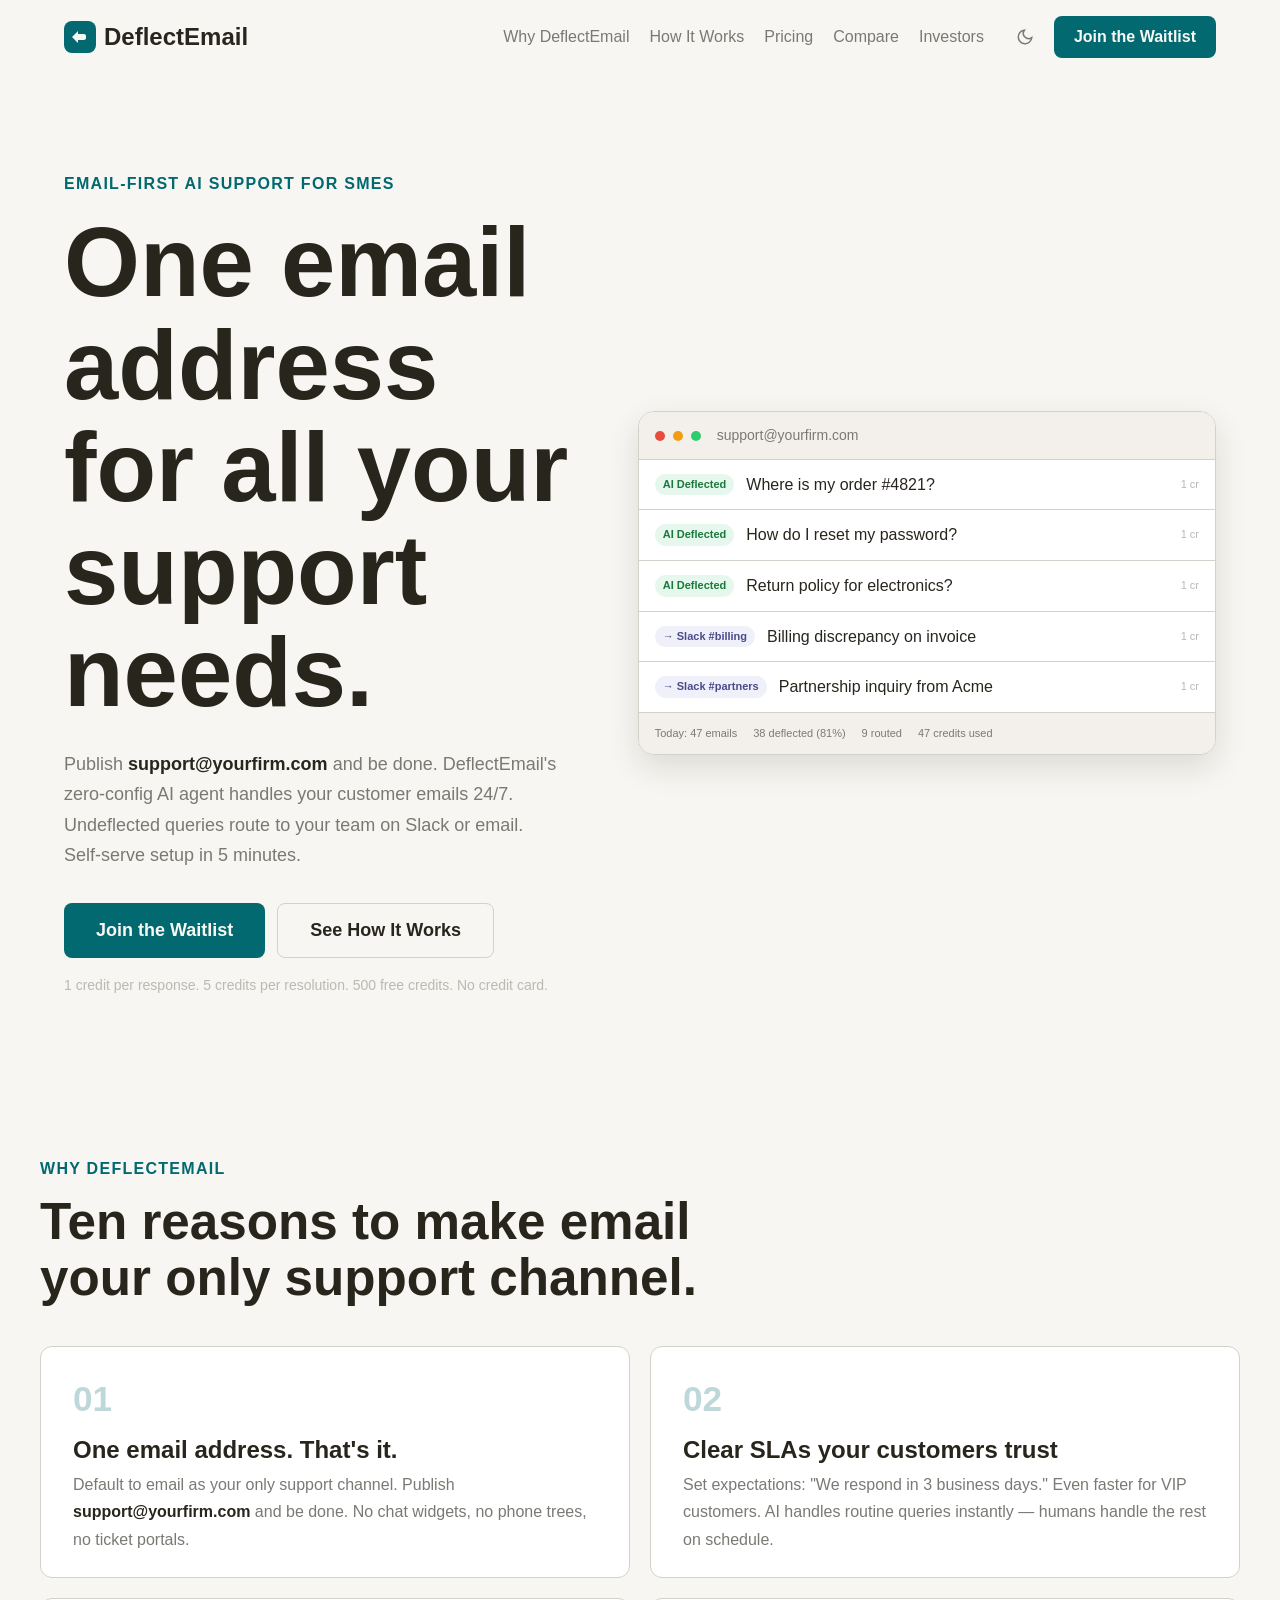
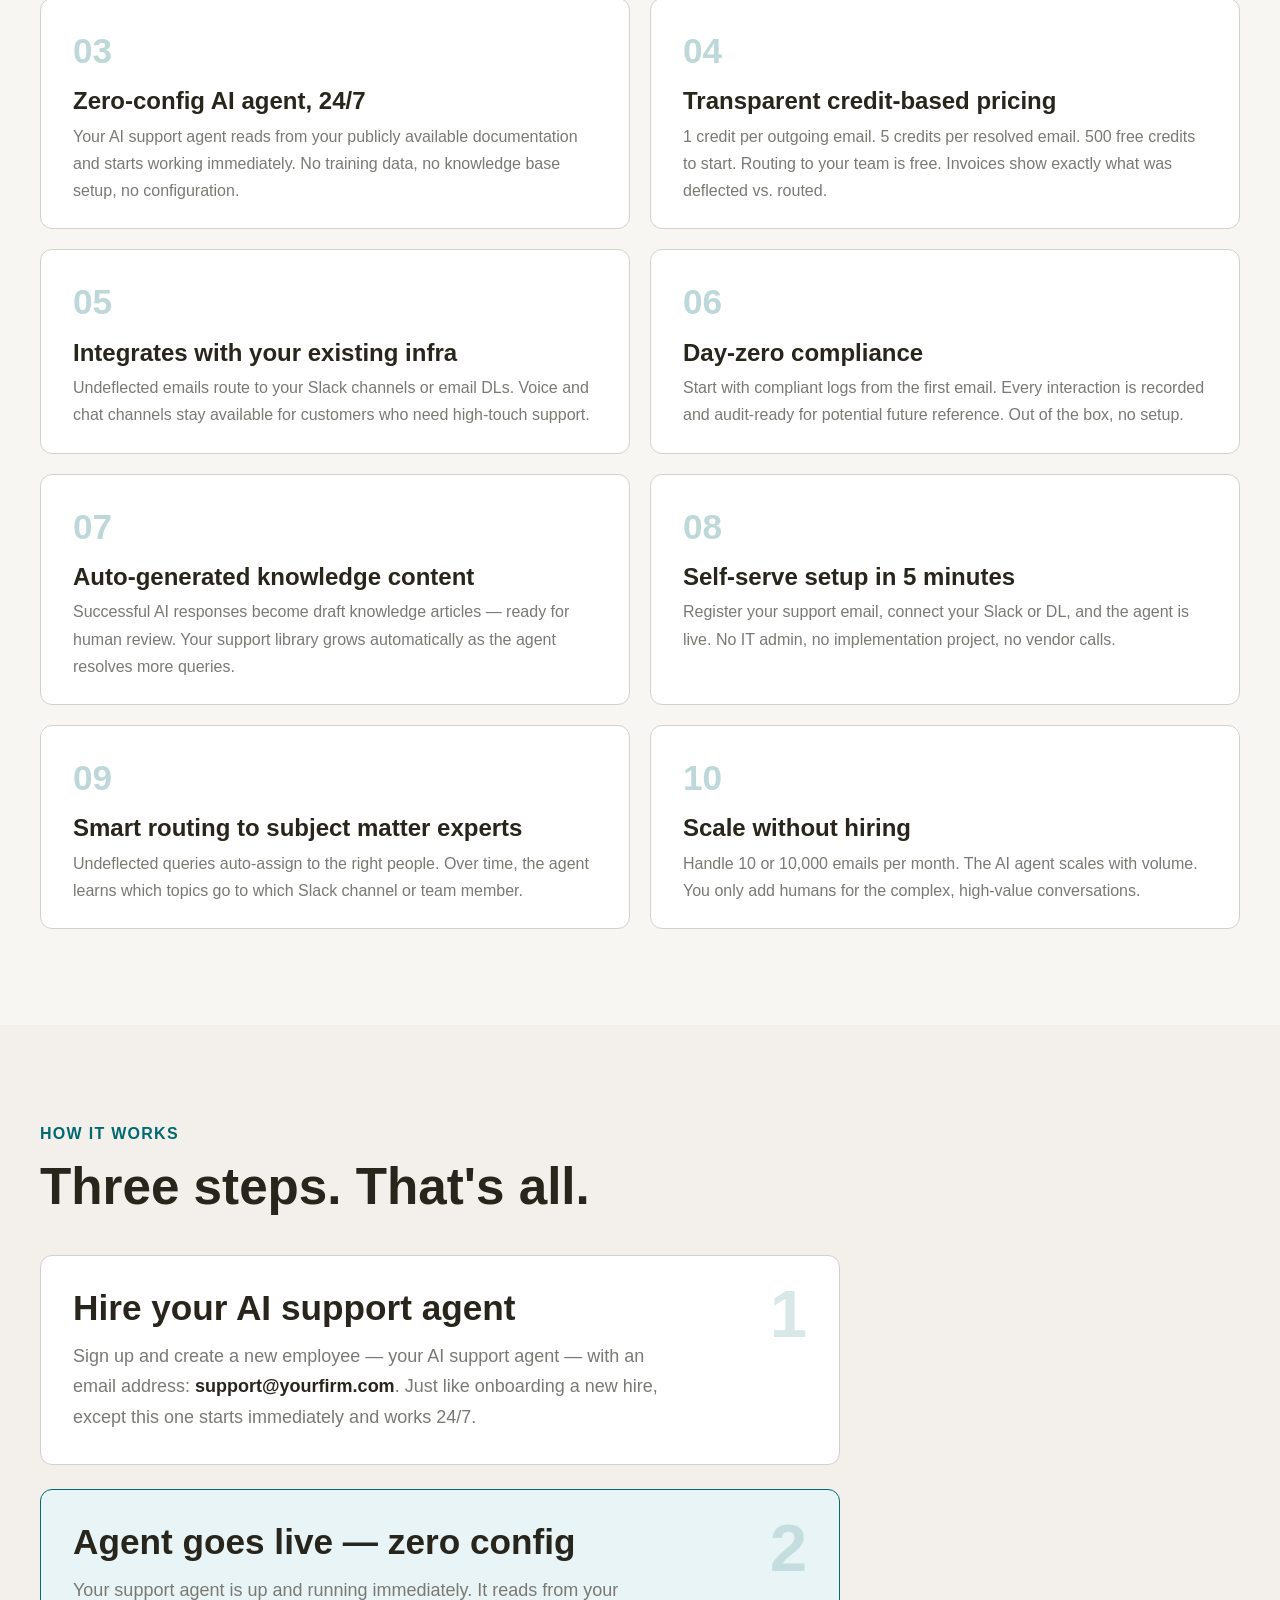
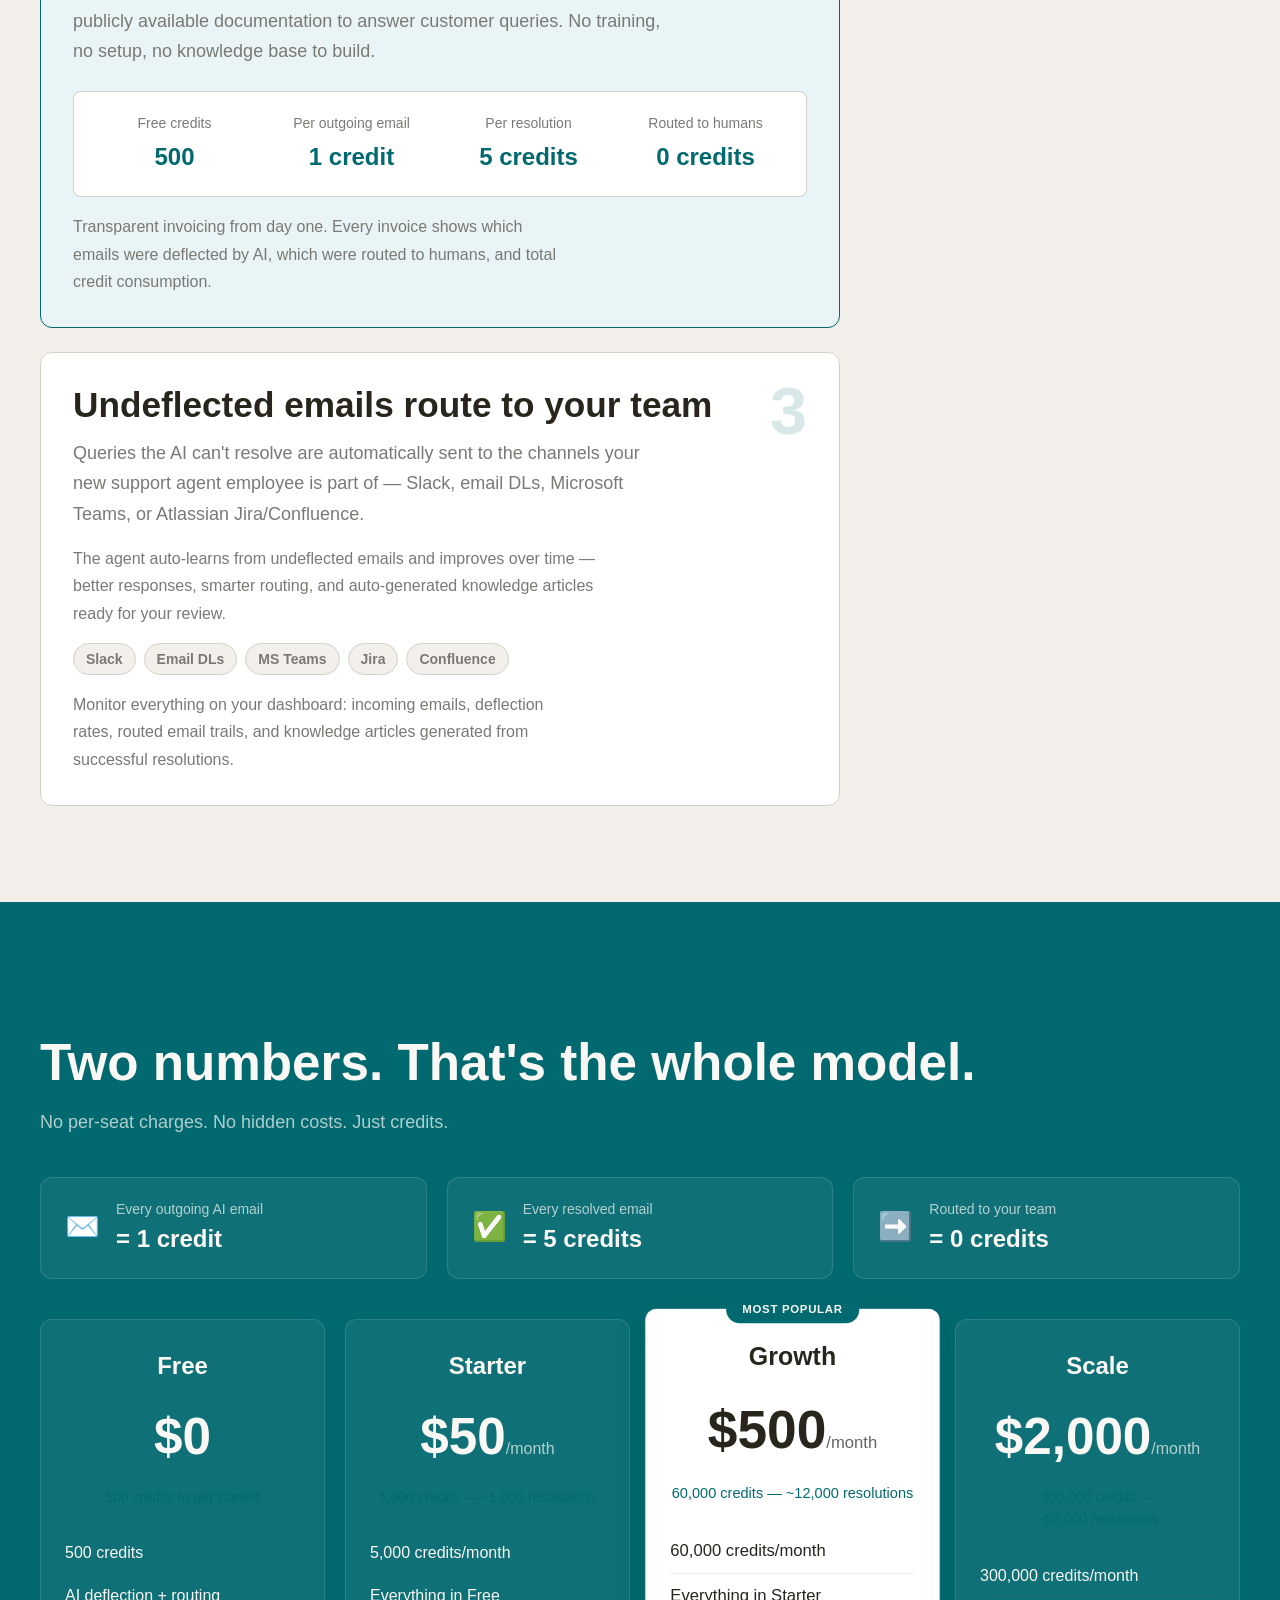
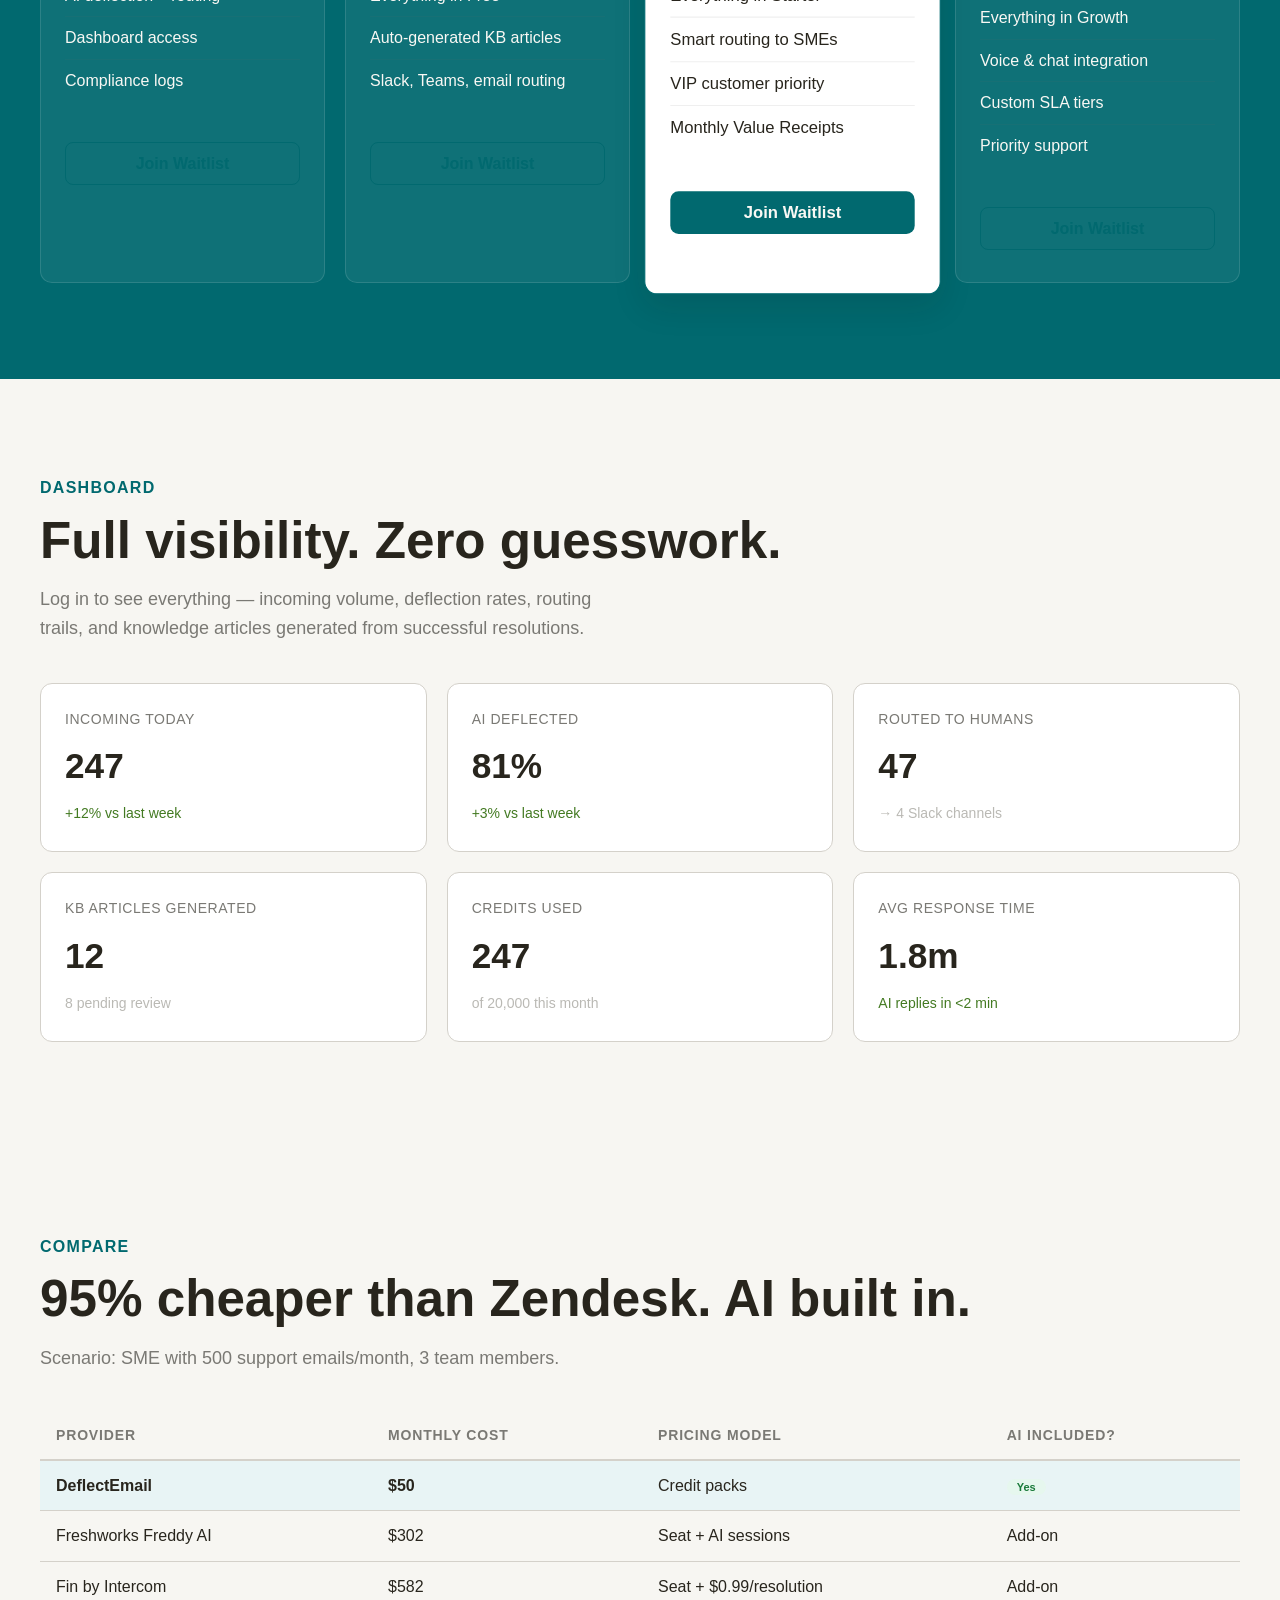
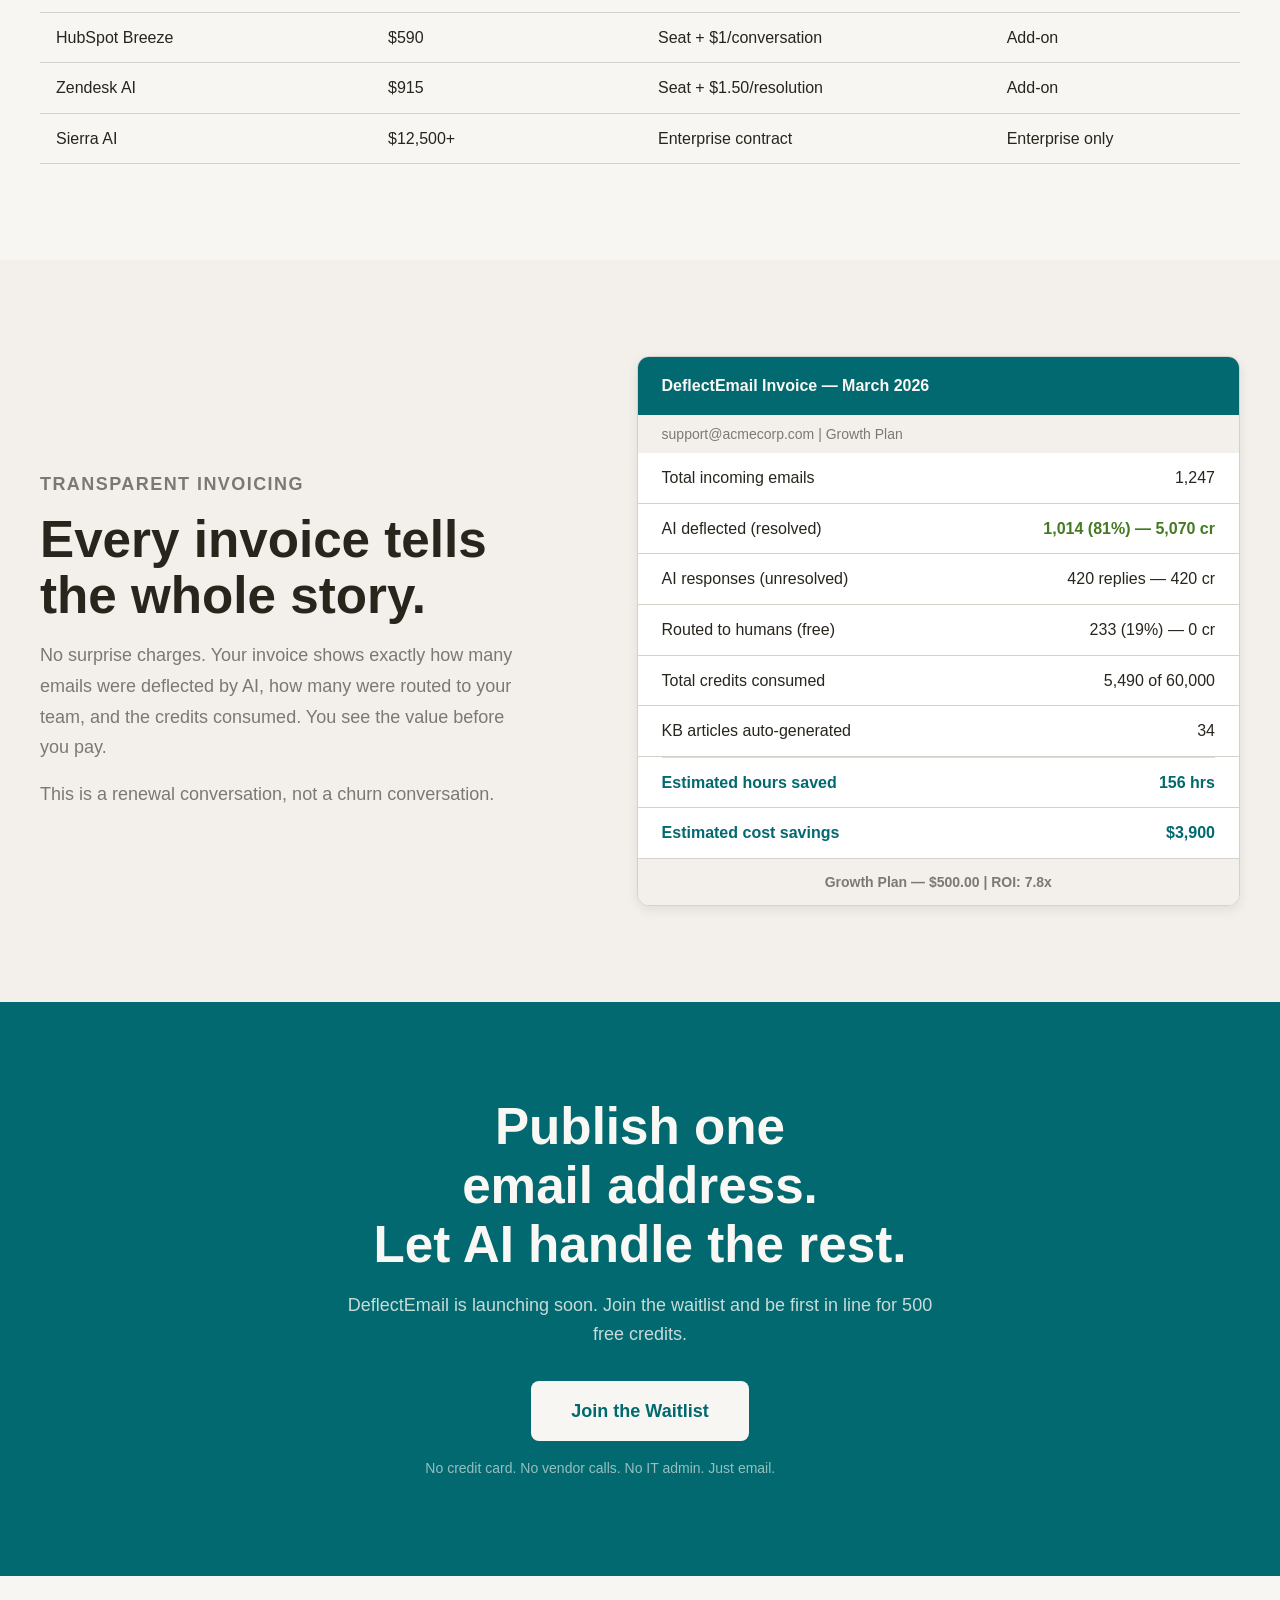
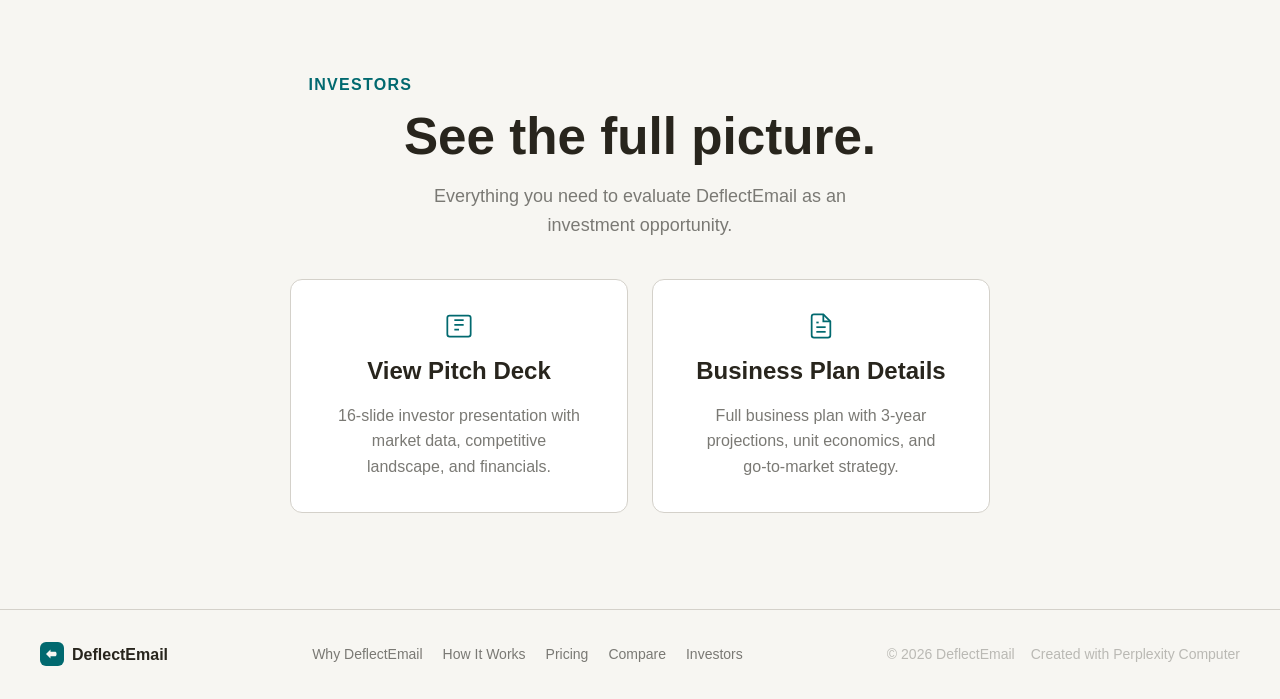
<file: index.html>
<!DOCTYPE html>
<html lang="en">
<head>
   <!-- Google tag (gtag.js) -->
<script async src="https://www.googletagmanager.com/gtag/js?id=AW-18033128221"></script>
<script>
  window.dataLayer = window.dataLayer || [];
  function gtag(){dataLayer.push(arguments);}
  gtag('js', new Date());

  gtag('config', 'AW-18033128221');
</script>
<!--
   ______                            __
  / ____/___  ____ ___  ____  __  __/ /____  _____
 / /   / __ \/ __ `__ \/ __ \/ / / / __/ _ \/ ___/
/ /___/ /_/ / / / / / / /_/ / /_/ / /_/  __/ /
\____/\____/_/ /_/ /_/ .___/\__,_/\__/\___/_/
                    /_/
        Created with Perplexity Computer
        https://www.perplexity.ai/computer
-->
<meta name="generator" content="Perplexity Computer">
<meta name="author" content="Perplexity Computer">
<meta property="og:see_also" content="https://www.perplexity.ai/computer">
<link rel="author" href="https://www.perplexity.ai/computer">

<meta charset="UTF-8">
<meta name="viewport" content="width=device-width, initial-scale=1.0">
<title>DeflectEmail — One Email Address. AI-Powered Support. Done.</title>
<meta name="description" content="Publish one support email address. AI handles the rest 24/7. 1 credit per email. 500 free credits to start. Self-serve setup in 5 minutes.">
<meta property="og:title" content="DeflectEmail — One Email Address. AI-Powered Support. Done.">
<meta property="og:description" content="Publish one support email address. AI handles the rest 24/7. Zero config. Credit-based pricing. Built for SMEs.">
<meta property="og:type" content="website">

<link href="https://api.fontshare.com/v2/css?f[]=cabinet-grotesk@500,700,800&f[]=satoshi@300,400,500,700&display=swap" rel="stylesheet">
<link rel="stylesheet" href="./base.css">
<link rel="stylesheet" href="./style.css">
</head>
<body>

<!-- NAV -->
<header class="nav" id="nav">
  <div class="nav__inner">
    <a href="#" class="nav__logo" aria-label="DeflectEmail home">
      <svg width="32" height="32" viewBox="0 0 32 32" fill="none" aria-hidden="true">
        <rect width="32" height="32" rx="8" fill="currentColor" class="logo-bg"/>
        <path d="M8 16L14 10V13H20C21.1 13 22 13.9 22 15V17C22 18.1 21.1 19 20 19H14V22L8 16Z" fill="var(--color-bg)"/>
      </svg>
      <span>DeflectEmail</span>
    </a>
    <nav class="nav__links" aria-label="Main navigation">
      <a href="#why">Why DeflectEmail</a>
      <a href="#how-it-works">How It Works</a>
      <a href="#pricing">Pricing</a>
      <a href="#compare">Compare</a>
      <a href="#investors">Investors</a>
    </nav>
    <div class="nav__actions">
      <button data-theme-toggle aria-label="Switch to dark mode">
        <svg width="18" height="18" viewBox="0 0 24 24" fill="none" stroke="currentColor" stroke-width="2"><path d="M21 12.79A9 9 0 1 1 11.21 3 7 7 0 0 0 21 12.79z"/></svg>
      </button>
      <a href="https://form.typeform.com/to/Oz22isEP" target="_blank" rel="noopener noreferrer" class="btn btn--primary">Join the Waitlist</a>
    </div>
  </div>
</header>

<!-- HERO -->
<section class="hero">
  <div class="hero__content">
    <p class="hero__tag">Email-first AI support for SMEs</p>
    <h1 class="hero__title">One email address<br>for all your<br>support needs.</h1>
    <p class="hero__sub">Publish <strong>support@yourfirm.com</strong> and be done. DeflectEmail's zero-config AI agent handles your customer emails 24/7. Undeflected queries route to your team on Slack or email. Self-serve setup in 5 minutes.</p>
    <div class="hero__actions">
      <a href="https://form.typeform.com/to/Oz22isEP" target="_blank" rel="noopener noreferrer" class="btn btn--primary btn--lg">Join the Waitlist</a>
      <a href="#how-it-works" class="btn btn--ghost btn--lg">See How It Works</a>
    </div>
    <p class="hero__proof">1 credit per response. 5 credits per resolution. 500 free credits. No credit card.</p>
  </div>
  <div class="hero__visual">
    <div class="inbox-demo">
      <div class="inbox-demo__header">
        <span class="inbox-demo__dot" style="background:#e74c3c"></span>
        <span class="inbox-demo__dot" style="background:#f39c12"></span>
        <span class="inbox-demo__dot" style="background:#2ecc71"></span>
        <span class="inbox-demo__title">support@yourfirm.com</span>
      </div>
      <div class="inbox-demo__row inbox-demo__row--deflected">
        <span class="inbox-demo__badge badge--resolved">AI Deflected</span>
        <span class="inbox-demo__subject">Where is my order #4821?</span>
        <span class="inbox-demo__credits">1 cr</span>
      </div>
      <div class="inbox-demo__row inbox-demo__row--deflected">
        <span class="inbox-demo__badge badge--resolved">AI Deflected</span>
        <span class="inbox-demo__subject">How do I reset my password?</span>
        <span class="inbox-demo__credits">1 cr</span>
      </div>
      <div class="inbox-demo__row inbox-demo__row--deflected">
        <span class="inbox-demo__badge badge--resolved">AI Deflected</span>
        <span class="inbox-demo__subject">Return policy for electronics?</span>
        <span class="inbox-demo__credits">1 cr</span>
      </div>
      <div class="inbox-demo__row">
        <span class="inbox-demo__badge badge--routed">→ Slack #billing</span>
        <span class="inbox-demo__subject">Billing discrepancy on invoice</span>
        <span class="inbox-demo__credits">1 cr</span>
      </div>
      <div class="inbox-demo__row">
        <span class="inbox-demo__badge badge--routed">→ Slack #partners</span>
        <span class="inbox-demo__subject">Partnership inquiry from Acme</span>
        <span class="inbox-demo__credits">1 cr</span>
      </div>
      <div class="inbox-demo__stats">
        <span>Today: 47 emails</span>
        <span>38 deflected (81%)</span>
        <span>9 routed</span>
        <span>47 credits used</span>
      </div>
    </div>
  </div>
</section>

<!-- WHY DEFLECTEMAIL -->
<section class="section" id="why">
  <div class="section__inner">
    <p class="section__eyebrow">Why DeflectEmail</p>
    <h2 class="section__title">Ten reasons to make email your only support channel.</h2>
    <div class="reasons-grid">
      <div class="reason-card">
        <span class="reason-card__num">01</span>
        <h3>One email address. That's it.</h3>
        <p>Default to email as your only support channel. Publish <strong>support@yourfirm.com</strong> and be done. No chat widgets, no phone trees, no ticket portals.</p>
      </div>
      <div class="reason-card">
        <span class="reason-card__num">02</span>
        <h3>Clear SLAs your customers trust</h3>
        <p>Set expectations: "We respond in 3 business days." Even faster for VIP customers. AI handles routine queries instantly — humans handle the rest on schedule.</p>
      </div>
      <div class="reason-card">
        <span class="reason-card__num">03</span>
        <h3>Zero-config AI agent, 24/7</h3>
        <p>Your AI support agent reads from your publicly available documentation and starts working immediately. No training data, no knowledge base setup, no configuration.</p>
      </div>
      <div class="reason-card">
        <span class="reason-card__num">04</span>
        <h3>Transparent credit-based pricing</h3>
<p>1 credit per outgoing email. 5 credits per resolved email. 500 free credits to start. Routing to your team is free. Invoices show exactly what was deflected vs. routed.</p>
      </div>
      <div class="reason-card">
        <span class="reason-card__num">05</span>
        <h3>Integrates with your existing infra</h3>
        <p>Undeflected emails route to your Slack channels or email DLs. Voice and chat channels stay available for customers who need high-touch support.</p>
      </div>
      <div class="reason-card">
        <span class="reason-card__num">06</span>
        <h3>Day-zero compliance</h3>
        <p>Start with compliant logs from the first email. Every interaction is recorded and audit-ready for potential future reference. Out of the box, no setup.</p>
      </div>
      <div class="reason-card">
        <span class="reason-card__num">07</span>
        <h3>Auto-generated knowledge content</h3>
        <p>Successful AI responses become draft knowledge articles — ready for human review. Your support library grows automatically as the agent resolves more queries.</p>
      </div>
      <div class="reason-card">
        <span class="reason-card__num">08</span>
        <h3>Self-serve setup in 5 minutes</h3>
        <p>Register your support email, connect your Slack or DL, and the agent is live. No IT admin, no implementation project, no vendor calls.</p>
      </div>
      <div class="reason-card">
        <span class="reason-card__num">09</span>
        <h3>Smart routing to subject matter experts</h3>
        <p>Undeflected queries auto-assign to the right people. Over time, the agent learns which topics go to which Slack channel or team member.</p>
      </div>
      <div class="reason-card">
        <span class="reason-card__num">10</span>
        <h3>Scale without hiring</h3>
        <p>Handle 10 or 10,000 emails per month. The AI agent scales with volume. You only add humans for the complex, high-value conversations.</p>
      </div>
    </div>
  </div>
</section>

<!-- HOW IT WORKS -->
<section class="section section--alt" id="how-it-works">
  <div class="section__inner">
    <p class="section__eyebrow">How It Works</p>
    <h2 class="section__title">Three steps. That's all.</h2>
    <div class="hiw-grid">

      <div class="hiw-card">
        <span class="hiw-card__num">1</span>
        <h3 class="hiw-card__title">Hire your AI support agent</h3>
        <p class="hiw-card__desc">Sign up and create a new employee — your AI support agent — with an email address: <strong>support@yourfirm.com</strong>. Just like onboarding a new hire, except this one starts immediately and works 24/7.</p>
      </div>

      <div class="hiw-card hiw-card--featured">
        <span class="hiw-card__num">2</span>
        <h3 class="hiw-card__title">Agent goes live — zero config</h3>
        <p class="hiw-card__desc">Your support agent is up and running immediately. It reads from your publicly available documentation to answer customer queries. No training, no setup, no knowledge base to build.</p>
        <div class="hiw-card__details">
          <div class="hiw-detail">
            <span class="hiw-detail__label">Free credits</span>
            <span class="hiw-detail__value">500</span>
          </div>
          <div class="hiw-detail">
            <span class="hiw-detail__label">Per outgoing email</span>
            <span class="hiw-detail__value">1 credit</span>
          </div>
          <div class="hiw-detail">
            <span class="hiw-detail__label">Per resolution</span>
            <span class="hiw-detail__value">5 credits</span>
          </div>
          <div class="hiw-detail">
            <span class="hiw-detail__label">Routed to humans</span>
            <span class="hiw-detail__value">0 credits</span>
          </div>
        </div>
        <p class="hiw-card__sub">Transparent invoicing from day one. Every invoice shows which emails were deflected by AI, which were routed to humans, and total credit consumption.</p>
      </div>

      <div class="hiw-card">
        <span class="hiw-card__num">3</span>
        <h3 class="hiw-card__title">Undeflected emails route to your team</h3>
        <p class="hiw-card__desc">Queries the AI can't resolve are automatically sent to the channels your new support agent employee is part of — Slack, email DLs, Microsoft Teams, or Atlassian Jira/Confluence.</p>
        <p class="hiw-card__sub">The agent auto-learns from undeflected emails and improves over time — better responses, smarter routing, and auto-generated knowledge articles ready for your review.</p>
        <div class="hiw-channels">
          <span class="hiw-channel">Slack</span>
          <span class="hiw-channel">Email DLs</span>
          <span class="hiw-channel">MS Teams</span>
          <span class="hiw-channel">Jira</span>
          <span class="hiw-channel">Confluence</span>
        </div>
        <p class="hiw-card__sub">Monitor everything on your dashboard: incoming emails, deflection rates, routed email trails, and knowledge articles generated from successful resolutions.</p>
      </div>

    </div>
  </div>
</section>

<!-- PRICING -->
<section class="section section--dark" id="pricing">
  <div class="section__inner">
    <p class="section__eyebrow" style="color:var(--color-primary)">Pricing</p>
    <h2 class="section__title" style="color:var(--color-text-inverse)">Two numbers. That's the whole model.</h2>
    <p class="section__subtitle" style="color:var(--color-text-inverse);opacity:0.7;">No per-seat charges. No hidden costs. Just credits.</p>

    <div class="credit-explainer">
      <div class="credit-explainer__card">
        <div class="credit-explainer__icon">✉️</div>
        <div class="credit-explainer__detail">
          <span class="credit-explainer__label">Every outgoing AI email</span>
          <span class="credit-explainer__value">= 1 credit</span>
        </div>
      </div>
      <div class="credit-explainer__card">
        <div class="credit-explainer__icon">✅</div>
        <div class="credit-explainer__detail">
          <span class="credit-explainer__label">Every resolved email</span>
          <span class="credit-explainer__value">= 5 credits</span>
        </div>
      </div>
      <div class="credit-explainer__card">
        <div class="credit-explainer__icon">➡️</div>
        <div class="credit-explainer__detail">
          <span class="credit-explainer__label">Routed to your team</span>
          <span class="credit-explainer__value">= 0 credits</span>
        </div>
      </div>
    </div>

    <div class="pricing-grid">
      <div class="pricing-card">
        <h3 class="pricing-card__name">Free</h3>
        <div class="pricing-card__price"><span class="pricing-card__amount">$0</span></div>
        <p class="pricing-card__hve">500 credits to get started</p>
        <ul class="pricing-card__features" role="list">
          <li>500 credits</li>
          <li>AI deflection + routing</li>
          <li>Dashboard access</li>
          <li>Compliance logs</li>
        </ul>
        <a href="https://form.typeform.com/to/Oz22isEP" target="_blank" rel="noopener noreferrer" class="btn btn--outline">Join Waitlist</a>
      </div>
      <div class="pricing-card">
        <h3 class="pricing-card__name">Starter</h3>
        <div class="pricing-card__price"><span class="pricing-card__amount">$50</span><span class="pricing-card__period">/month</span></div>
        <p class="pricing-card__hve">5,000 credits — ~1,000 resolutions</p>
        <ul class="pricing-card__features" role="list">
          <li>5,000 credits/month</li>
          <li>Everything in Free</li>
          <li>Auto-generated KB articles</li>
          <li>Slack, Teams, email routing</li>
        </ul>
        <a href="https://form.typeform.com/to/Oz22isEP" target="_blank" rel="noopener noreferrer" class="btn btn--outline">Join Waitlist</a>
      </div>
      <div class="pricing-card pricing-card--featured">
        <span class="pricing-card__badge">Most Popular</span>
        <h3 class="pricing-card__name">Growth</h3>
        <div class="pricing-card__price"><span class="pricing-card__amount">$500</span><span class="pricing-card__period">/month</span></div>
        <p class="pricing-card__hve">60,000 credits — ~12,000 resolutions</p>
        <ul class="pricing-card__features" role="list">
          <li>60,000 credits/month</li>
          <li>Everything in Starter</li>
          <li>Smart routing to SMEs</li>
          <li>VIP customer priority</li>
          <li>Monthly Value Receipts</li>
        </ul>
        <a href="https://form.typeform.com/to/Oz22isEP" target="_blank" rel="noopener noreferrer" class="btn btn--primary">Join Waitlist</a>
      </div>
      <div class="pricing-card">
        <h3 class="pricing-card__name">Scale</h3>
        <div class="pricing-card__price"><span class="pricing-card__amount">$2,000</span><span class="pricing-card__period">/month</span></div>
        <p class="pricing-card__hve">300,000 credits — ~60,000 resolutions</p>
        <ul class="pricing-card__features" role="list">
          <li>300,000 credits/month</li>
          <li>Everything in Growth</li>
          <li>Voice & chat integration</li>
          <li>Custom SLA tiers</li>
          <li>Priority support</li>
        </ul>
        <a href="https://form.typeform.com/to/Oz22isEP" target="_blank" rel="noopener noreferrer" class="btn btn--outline">Join Waitlist</a>
      </div>
    </div>
  </div>
</section>

<!-- DASHBOARD PREVIEW -->
<section class="section" id="dashboard">
  <div class="section__inner">
    <p class="section__eyebrow">Dashboard</p>
    <h2 class="section__title">Full visibility. Zero guesswork.</h2>
    <p class="section__subtitle">Log in to see everything — incoming volume, deflection rates, routing trails, and knowledge articles generated from successful resolutions.</p>
    <div class="dashboard-preview">
      <div class="dash-card">
        <span class="dash-card__label">Incoming Today</span>
        <span class="dash-card__value">247</span>
        <span class="dash-card__delta dash-card__delta--up">+12% vs last week</span>
      </div>
      <div class="dash-card">
        <span class="dash-card__label">AI Deflected</span>
        <span class="dash-card__value">81%</span>
        <span class="dash-card__delta dash-card__delta--up">+3% vs last week</span>
      </div>
      <div class="dash-card">
        <span class="dash-card__label">Routed to Humans</span>
        <span class="dash-card__value">47</span>
        <span class="dash-card__delta">→ 4 Slack channels</span>
      </div>
      <div class="dash-card">
        <span class="dash-card__label">KB Articles Generated</span>
        <span class="dash-card__value">12</span>
        <span class="dash-card__delta">8 pending review</span>
      </div>
      <div class="dash-card">
        <span class="dash-card__label">Credits Used</span>
        <span class="dash-card__value">247</span>
        <span class="dash-card__delta">of 20,000 this month</span>
      </div>
      <div class="dash-card">
        <span class="dash-card__label">Avg Response Time</span>
        <span class="dash-card__value">1.8m</span>
        <span class="dash-card__delta dash-card__delta--up">AI replies in &lt;2 min</span>
      </div>
    </div>
  </div>
</section>

<!-- COMPARISON TABLE -->
<section class="section" id="compare">
  <div class="section__inner">
    <p class="section__eyebrow">Compare</p>
    <h2 class="section__title">95% cheaper than Zendesk. AI built in.</h2>
    <p class="section__subtitle">Scenario: SME with 500 support emails/month, 3 team members.</p>
    <div class="compare-table-wrap">
      <table class="compare-table">
        <thead>
          <tr>
            <th>Provider</th>
            <th>Monthly Cost</th>
            <th>Pricing Model</th>
            <th>AI Included?</th>
          </tr>
        </thead>
        <tbody>
          <tr class="compare-table__highlight">
            <td><strong>DeflectEmail</strong></td>
            <td><strong>$50</strong></td>
            <td>Credit packs</td>
            <td><span class="badge badge--yes">Yes</span></td>
          </tr>
          <tr>
            <td>Freshworks Freddy AI</td>
            <td>$302</td>
            <td>Seat + AI sessions</td>
            <td>Add-on</td>
          </tr>
          <tr>
            <td>Fin by Intercom</td>
            <td>$582</td>
            <td>Seat + $0.99/resolution</td>
            <td>Add-on</td>
          </tr>
          <tr>
            <td>HubSpot Breeze</td>
            <td>$590</td>
            <td>Seat + $1/conversation</td>
            <td>Add-on</td>
          </tr>
          <tr>
            <td>Zendesk AI</td>
            <td>$915</td>
            <td>Seat + $1.50/resolution</td>
            <td>Add-on</td>
          </tr>
          <tr>
            <td>Sierra AI</td>
            <td>$12,500+</td>
            <td>Enterprise contract</td>
            <td>Enterprise only</td>
          </tr>
        </tbody>
      </table>
    </div>
  </div>
</section>

<!-- INVOICE PREVIEW -->
<section class="section section--alt" id="invoice">
  <div class="section__inner">
    <div class="receipt-section">
      <div class="receipt-section__text">
        <p class="section__eyebrow">Transparent Invoicing</p>
        <h2 class="section__title">Every invoice tells the whole story.</h2>
        <p>No surprise charges. Your invoice shows exactly how many emails were deflected by AI, how many were routed to your team, and the credits consumed. You see the value before you pay.</p>
        <p style="margin-top:var(--space-4)">This is a renewal conversation, not a churn conversation.</p>
      </div>
      <div class="receipt-card">
        <div class="receipt-card__header">DeflectEmail Invoice — March 2026</div>
        <div class="receipt-card__subheader">support@acmecorp.com | Growth Plan</div>
        <div class="receipt-card__row"><span>Total incoming emails</span><span>1,247</span></div>
        <div class="receipt-card__row"><span>AI deflected (resolved)</span><span class="receipt-card__highlight-text">1,014 (81%) — 5,070 cr</span></div>
        <div class="receipt-card__row"><span>AI responses (unresolved)</span><span>420 replies — 420 cr</span></div>
        <div class="receipt-card__row"><span>Routed to humans (free)</span><span>233 (19%) — 0 cr</span></div>
        <div class="receipt-card__row"><span>Total credits consumed</span><span>5,490 of 60,000</span></div>
        <div class="receipt-card__row"><span>KB articles auto-generated</span><span>34</span></div>
        <div class="receipt-card__divider"></div>
        <div class="receipt-card__row receipt-card__row--highlight"><span>Estimated hours saved</span><span>156 hrs</span></div>
        <div class="receipt-card__row receipt-card__row--highlight"><span>Estimated cost savings</span><span>$3,900</span></div>
        <div class="receipt-card__footer">Growth Plan — $500.00 | ROI: 7.8x</div>
      </div>
    </div>
  </div>
</section>

<!-- CTA / WAITLIST -->
<section class="section section--dark" id="cta">
  <div class="section__inner cta-section">
    <h2 class="cta-section__title">Publish one email address.<br>Let AI handle the rest.</h2>
    <p class="cta-section__sub">DeflectEmail is launching soon. Join the waitlist and be first in line for 500 free credits.</p>
    <a href="https://form.typeform.com/to/Oz22isEP" target="_blank" rel="noopener noreferrer" class="btn btn--primary btn--lg" style="background:var(--color-bg);color:var(--color-primary);font-size:var(--text-base);padding:var(--space-4) var(--space-10);">Join the Waitlist</a>
    <p class="cta-section__note">No credit card. No vendor calls. No IT admin. Just email.</p>
  </div>
</section>

<!-- INVESTORS -->
<section class="section" id="investors">
  <div class="section__inner" style="text-align:center;">
    <p class="section__eyebrow">Investors</p>
    <h2 class="section__title" style="margin-left:auto;margin-right:auto;">See the full picture.</h2>
    <p class="section__subtitle" style="margin-left:auto;margin-right:auto;">Everything you need to evaluate DeflectEmail as an investment opportunity.</p>
    <div class="investor-links">
      <a href="https://app.peony.ink/view/c498a499-eb29-4725-bcf0-47b0633ab264" target="_blank" rel="noopener noreferrer" class="investor-card">
        <span class="investor-card__icon">
          <svg width="28" height="28" viewBox="0 0 24 24" fill="none" stroke="currentColor" stroke-width="1.5"><rect x="2" y="3" width="20" height="18" rx="2"/><path d="M8 7h8M8 11h8M8 15h4"/></svg>
        </span>
        <span class="investor-card__title">View Pitch Deck</span>
        <span class="investor-card__desc">16-slide investor presentation with market data, competitive landscape, and financials.</span>
      </a>
      <a href="https://app.peony.ink/view/dfe0c684-b30d-4ad0-8162-4c522708157c" target="_blank" rel="noopener noreferrer" class="investor-card">
        <span class="investor-card__icon">
          <svg width="28" height="28" viewBox="0 0 24 24" fill="none" stroke="currentColor" stroke-width="1.5"><path d="M14 2H6a2 2 0 0 0-2 2v16a2 2 0 0 0 2 2h12a2 2 0 0 0 2-2V8z"/><polyline points="14 2 14 8 20 8"/><line x1="16" y1="13" x2="8" y2="13"/><line x1="16" y1="17" x2="8" y2="17"/><polyline points="10 9 9 9 8 9"/></svg>
        </span>
        <span class="investor-card__title">Business Plan Details</span>
        <span class="investor-card__desc">Full business plan with 3-year projections, unit economics, and go-to-market strategy.</span>
      </a>
    </div>
  </div>
</section>

<!-- FOOTER -->
<footer class="footer">
  <div class="footer__inner">
    <div class="footer__brand">
      <svg width="24" height="24" viewBox="0 0 32 32" fill="none" aria-hidden="true">
        <rect width="32" height="32" rx="8" fill="currentColor" class="logo-bg"/>
        <path d="M8 16L14 10V13H20C21.1 13 22 13.9 22 15V17C22 18.1 21.1 19 20 19H14V22L8 16Z" fill="var(--color-bg)"/>
      </svg>
      <span>DeflectEmail</span>
    </div>
    <div class="footer__links">
      <a href="#why">Why DeflectEmail</a>
      <a href="#how-it-works">How It Works</a>
      <a href="#pricing">Pricing</a>
      <a href="#compare">Compare</a>
      <a href="#investors">Investors</a>
    </div>
    <div class="footer__meta">
      <span>&copy; 2026 DeflectEmail</span>
      <a href="https://www.perplexity.ai/computer" target="_blank" rel="noopener noreferrer">Created with Perplexity Computer</a>
    </div>
  </div>
</footer>

<script>
(function(){const t=document.querySelector('[data-theme-toggle]'),r=document.documentElement;let d=matchMedia('(prefers-color-scheme:dark)').matches?'dark':'light';r.setAttribute('data-theme',d);t&&t.addEventListener('click',()=>{d=d==='dark'?'light':'dark';r.setAttribute('data-theme',d);t.setAttribute('aria-label','Switch to '+(d==='dark'?'light':'dark')+' mode');t.innerHTML=d==='dark'?'<svg width="18" height="18" viewBox="0 0 24 24" fill="none" stroke="currentColor" stroke-width="2"><circle cx="12" cy="12" r="5"/><path d="M12 1v2M12 21v2M4.22 4.22l1.42 1.42M18.36 18.36l1.42 1.42M1 12h2M21 12h2M4.22 19.78l1.42-1.42M18.36 5.64l1.42-1.42"/></svg>':'<svg width="18" height="18" viewBox="0 0 24 24" fill="none" stroke="currentColor" stroke-width="2"><path d="M21 12.79A9 9 0 1 1 11.21 3 7 7 0 0 0 21 12.79z"/></svg>'})})();

const observer = new IntersectionObserver((entries) => {
  entries.forEach(e => { if(e.isIntersecting) { e.target.classList.add('visible'); observer.unobserve(e.target); }});
}, { threshold: 0.08, rootMargin: '0px 0px -40px 0px' });
document.querySelectorAll('.reason-card, .hiw-card, .pricing-card, .dash-card, .credit-explainer__card').forEach(el => observer.observe(el));

let lastY = 0;
window.addEventListener('scroll', () => {
  const nav = document.getElementById('nav');
  const y = window.scrollY;
  if (y > 80) nav.classList.add('nav--scrolled');
  else nav.classList.remove('nav--scrolled');
  lastY = y;
});
</script>
<script data-pplx-inline-edit>
(function(){
  if(window===window.top)return;
  function inlineAll(orig,clone){
    if(orig.nodeType!==1)return;
    try{
      var cs=getComputedStyle(orig);
      var t='';
      for(var i=0;i<cs.length;i++){t+=cs[i]+':'+cs.getPropertyValue(cs[i])+';';}
      clone.style.cssText=t;
    }catch(e){}
    var oc=orig.children,cc=clone.children;
    for(var j=0;j<oc.length&&j<cc.length;j++){inlineAll(oc[j],cc[j]);}
  }
  function stripExternal(clone){
    var imgs=clone.querySelectorAll('img');
    for(var i=0;i<imgs.length;i++){
      var s=imgs[i].getAttribute('src');
      if(s&&!s.startsWith('data:'))imgs[i].removeAttribute('src');
    }
    var all=clone.querySelectorAll('*');
    for(var i=0;i<all.length;i++){
      var st=all[i].style.cssText;
      if(st&&st.indexOf('url(')>=0){
        all[i].style.cssText=st.replace(/url\(["']?(?!data:)[^)"']*["']?\)/gi,'none');
      }
    }
  }
  window.addEventListener('message',function(e){
    if(!e.data||e.data.type!=='INLINE_EDIT_CAPTURE_REQUEST')return;
    var scrollX=window.scrollX||window.pageXOffset||0;
    var scrollY=window.scrollY||window.pageYOffset||0;
    var w=window.innerWidth,h=window.innerHeight;
    try{
      var clone=document.documentElement.cloneNode(true);
      var rm=clone.querySelectorAll('script,link[rel="stylesheet"],style');
      for(var i=0;i<rm.length;i++){rm[i].remove();}
      inlineAll(document.documentElement,clone);
      stripExternal(clone);
      var html=new XMLSerializer().serializeToString(clone);
      var svg='<svg xmlns="http://www.w3.org/2000/svg" width="'+w+'" height="'+h+'">'
        +'<foreignObject width="100%" height="100%">'
        +'<div xmlns="http://www.w3.org/1999/xhtml" style="width:'+w+'px;height:'+h+'px;overflow:hidden">'
        +'<div style="transform:translate(-'+scrollX+'px,-'+scrollY+'px);transform-origin:top left">'
        +html+'</div></div></foreignObject></svg>';
      var svgUrl='data:image/svg+xml;charset=utf-8,'+encodeURIComponent(svg);
      var img=new Image();
      img.onload=function(){
        var c=document.createElement('canvas');c.width=w;c.height=h;
        c.getContext('2d').drawImage(img,0,0);
        window.parent.postMessage({type:'INLINE_EDIT_SCREENSHOT_RESULT',dataUrl:c.toDataURL('image/png'),scrollX:scrollX,scrollY:scrollY},'*');
      };
      img.onerror=function(){
        window.parent.postMessage({type:'INLINE_EDIT_SCREENSHOT_RESULT',dataUrl:null,scrollX:scrollX,scrollY:scrollY},'*');
      };
      img.src=svgUrl;
    }catch(err){
      window.parent.postMessage({type:'INLINE_EDIT_SCREENSHOT_RESULT',dataUrl:null,scrollX:scrollX,scrollY:scrollY},'*');
    }
  });
})();
</script></body>
</html>
</file>
<file: base.css>
*, *::before, *::after { box-sizing: border-box; margin: 0; padding: 0; }

html {
  -moz-text-size-adjust: none;
  -webkit-text-size-adjust: none;
  text-size-adjust: none;
  -webkit-font-smoothing: antialiased;
  -moz-osx-font-smoothing: grayscale;
  text-rendering: optimizeLegibility;
  scroll-behavior: smooth;
  hanging-punctuation: first last;
  scroll-padding-top: 5rem;
}

body {
  min-height: 100dvh;
  line-height: 1.6;
  font-family: var(--font-body, sans-serif);
  font-size: var(--text-base);
  color: var(--color-text);
  background-color: var(--color-bg);
}

img, picture, video, canvas, svg { display: block; max-width: 100%; height: auto; }
ul[role="list"], ol[role="list"] { list-style: none; }
input, button, textarea, select { font: inherit; color: inherit; }

h1, h2, h3, h4, h5, h6 { text-wrap: balance; line-height: 1.15; }
p, li, figcaption { text-wrap: pretty; max-width: 72ch; }

::selection {
  background: oklch(from var(--color-primary) l c h / 0.25);
  color: var(--color-text);
}

:focus-visible {
  outline: 2px solid var(--color-primary);
  outline-offset: 3px;
  border-radius: var(--radius-sm);
}

@media (prefers-reduced-motion: reduce) {
  *, *::before, *::after {
    animation-duration: 0.01ms !important;
    animation-iteration-count: 1 !important;
    transition-duration: 0.01ms !important;
    scroll-behavior: auto !important;
  }
}

button { cursor: pointer; background: none; border: none; }
table { border-collapse: collapse; width: 100%; }

a, button, [role="button"], input, textarea, select {
  transition: color 180ms cubic-bezier(0.16, 1, 0.3, 1),
              background 180ms cubic-bezier(0.16, 1, 0.3, 1),
              border-color 180ms cubic-bezier(0.16, 1, 0.3, 1),
              box-shadow 180ms cubic-bezier(0.16, 1, 0.3, 1),
              opacity 180ms cubic-bezier(0.16, 1, 0.3, 1),
              transform 180ms cubic-bezier(0.16, 1, 0.3, 1);
}

.sr-only {
  position: absolute; width: 1px; height: 1px; padding: 0; margin: -1px;
  overflow: hidden; clip: rect(0, 0, 0, 0); white-space: nowrap; border-width: 0;
}
</file>
<file: style.css>
/* ===== DESIGN TOKENS ===== */
:root {
  --font-display: 'Cabinet Grotesk', 'Trebuchet MS', sans-serif;
  --font-body: 'Satoshi', 'Helvetica Neue', sans-serif;

  --text-xs:   clamp(0.75rem,  0.7rem  + 0.25vw, 0.875rem);
  --text-sm:   clamp(0.875rem, 0.8rem  + 0.35vw, 1rem);
  --text-base: clamp(1rem,     0.95rem + 0.25vw, 1.125rem);
  --text-lg:   clamp(1.125rem, 1rem    + 0.75vw, 1.5rem);
  --text-xl:   clamp(1.5rem,   1.2rem  + 1.25vw, 2.25rem);
  --text-2xl:  clamp(2rem,     1.2rem  + 2.5vw,  3.5rem);
  --text-3xl:  clamp(2.5rem,   1rem    + 4vw,    5rem);
  --text-hero: clamp(3rem,     0.5rem  + 7vw,    7rem);

  --space-1: 0.25rem; --space-2: 0.5rem; --space-3: 0.75rem; --space-4: 1rem;
  --space-5: 1.25rem; --space-6: 1.5rem; --space-8: 2rem; --space-10: 2.5rem;
  --space-12: 3rem; --space-16: 4rem; --space-20: 5rem; --space-24: 6rem; --space-32: 8rem;

  --radius-sm: 0.375rem; --radius-md: 0.5rem; --radius-lg: 0.75rem;
  --radius-xl: 1rem; --radius-full: 9999px;
  --transition-interactive: 180ms cubic-bezier(0.16, 1, 0.3, 1);
  --content-narrow: 640px; --content-default: 960px; --content-wide: 1200px;
}

:root, [data-theme="light"] {
  --color-bg: #f7f6f2; --color-surface: #ffffff; --color-surface-2: #f3f0ec;
  --color-border: #d4d1ca; --color-text: #28251d; --color-text-muted: #7a7974;
  --color-text-faint: #bab9b4; --color-text-inverse: #f9f8f4;
  --color-primary: #01696f; --color-primary-hover: #0c4e54;
  --color-primary-light: #e8f4f5; --color-success: #437a22;
  --shadow-sm: 0 1px 2px oklch(0.2 0.01 80 / 0.06);
  --shadow-md: 0 4px 12px oklch(0.2 0.01 80 / 0.08);
  --shadow-lg: 0 12px 32px oklch(0.2 0.01 80 / 0.12);
}

[data-theme="dark"] {
  --color-bg: #171614; --color-surface: #1c1b19; --color-surface-2: #22211f;
  --color-border: #393836; --color-text: #cdccca; --color-text-muted: #797876;
  --color-text-faint: #5a5957; --color-text-inverse: #171614;
  --color-primary: #4f98a3; --color-primary-hover: #227f8b;
  --color-primary-light: #1a2f31; --color-success: #6daa45;
  --shadow-sm: 0 1px 2px oklch(0 0 0 / 0.2);
  --shadow-md: 0 4px 12px oklch(0 0 0 / 0.3);
  --shadow-lg: 0 12px 32px oklch(0 0 0 / 0.4);
}
@media (prefers-color-scheme: dark) {
  :root:not([data-theme]) {
    --color-bg: #171614; --color-surface: #1c1b19; --color-surface-2: #22211f;
    --color-border: #393836; --color-text: #cdccca; --color-text-muted: #797876;
    --color-text-faint: #5a5957; --color-text-inverse: #171614;
    --color-primary: #4f98a3; --color-primary-hover: #227f8b;
    --color-primary-light: #1a2f31; --color-success: #6daa45;
    --shadow-sm: 0 1px 2px oklch(0 0 0 / 0.2);
    --shadow-md: 0 4px 12px oklch(0 0 0 / 0.3);
    --shadow-lg: 0 12px 32px oklch(0 0 0 / 0.4);
  }
}

/* ===== NAV ===== */
.nav { position: sticky; top: 0; z-index: 50; background: oklch(from var(--color-bg) l c h / 0.92); backdrop-filter: blur(12px); border-bottom: 1px solid transparent; transition: border-color 300ms, box-shadow 300ms; }
.nav--scrolled { border-bottom-color: var(--color-border); box-shadow: var(--shadow-sm); }
.nav__inner { max-width: var(--content-wide); margin: 0 auto; padding: var(--space-4) var(--space-6); display: flex; align-items: center; gap: var(--space-6); }
.nav__logo { display: flex; align-items: center; gap: var(--space-2); font-family: var(--font-display); font-weight: 700; font-size: var(--text-lg); color: var(--color-text); text-decoration: none; }
.nav__logo .logo-bg { color: var(--color-primary); }
.nav__links { display: flex; gap: var(--space-5); margin-left: auto; }
.nav__links a { font-size: var(--text-sm); color: var(--color-text-muted); text-decoration: none; font-weight: 500; }
.nav__links a:hover { color: var(--color-text); }
.nav__actions { display: flex; align-items: center; gap: var(--space-3); }
[data-theme-toggle] { color: var(--color-text-muted); padding: var(--space-2); }
[data-theme-toggle]:hover { color: var(--color-text); }

/* ===== BUTTONS ===== */
.btn { display: inline-flex; align-items: center; justify-content: center; font-family: var(--font-body); font-weight: 600; font-size: var(--text-sm); padding: var(--space-2) var(--space-5); border-radius: var(--radius-md); text-decoration: none; white-space: nowrap; }
.btn--primary { background: var(--color-primary); color: var(--color-text-inverse); }
.btn--primary:hover { background: var(--color-primary-hover); }
.btn--ghost { background: transparent; color: var(--color-text); border: 1px solid var(--color-border); }
.btn--ghost:hover { border-color: var(--color-text-muted); }
.btn--outline { background: transparent; color: var(--color-primary); border: 1px solid var(--color-primary); }
.btn--outline:hover { background: var(--color-primary); color: var(--color-text-inverse); }
.btn--lg { padding: var(--space-3) var(--space-8); font-size: var(--text-base); }

/* ===== HERO ===== */
.hero { max-width: var(--content-wide); margin: 0 auto; padding: clamp(var(--space-12), 8vw, var(--space-24)) var(--space-6) var(--space-16); display: grid; grid-template-columns: 1fr 1.1fr; gap: var(--space-12); align-items: center; }
.hero__tag { font-size: var(--text-sm); font-weight: 600; color: var(--color-primary); text-transform: uppercase; letter-spacing: 0.08em; margin-bottom: var(--space-4); }
.hero__title { font-family: var(--font-display); font-size: var(--text-hero); font-weight: 800; color: var(--color-text); line-height: 1.05; margin-bottom: var(--space-6); }
.hero__sub { font-size: var(--text-base); color: var(--color-text-muted); max-width: 50ch; margin-bottom: var(--space-8); line-height: 1.7; }
.hero__sub strong { color: var(--color-text); font-weight: 600; }
.hero__actions { display: flex; flex-wrap: wrap; gap: var(--space-3); margin-bottom: var(--space-4); }
.hero__proof { font-size: var(--text-xs); color: var(--color-text-faint); }

/* inbox demo */
.inbox-demo { background: var(--color-surface); border-radius: var(--radius-xl); box-shadow: var(--shadow-lg); overflow: hidden; border: 1px solid var(--color-border); }
.inbox-demo__header { display: flex; align-items: center; gap: var(--space-2); padding: var(--space-3) var(--space-4); background: var(--color-surface-2); border-bottom: 1px solid var(--color-border); }
.inbox-demo__dot { width: 10px; height: 10px; border-radius: 50%; flex-shrink: 0; }
.inbox-demo__title { font-size: var(--text-xs); color: var(--color-text-muted); margin-left: var(--space-2); font-family: var(--font-body); font-weight: 500; }
.inbox-demo__row { display: flex; align-items: center; gap: var(--space-3); padding: var(--space-3) var(--space-4); border-bottom: 1px solid var(--color-border); font-size: var(--text-sm); }
.inbox-demo__row:last-of-type { border-bottom: none; }
.inbox-demo__badge { font-size: 11px; font-weight: 600; padding: 2px 8px; border-radius: var(--radius-full); white-space: nowrap; flex-shrink: 0; }
.badge--resolved { background: #e6f7ee; color: #1a7a3a; }
.badge--routed { background: #eff0f9; color: #4a4a8a; }
[data-theme="dark"] .badge--resolved { background: #1a3325; color: #6daa45; }
[data-theme="dark"] .badge--routed { background: #252538; color: #8888cc; }
.inbox-demo__subject { flex: 1; color: var(--color-text); overflow: hidden; text-overflow: ellipsis; white-space: nowrap; }
.inbox-demo__credits { color: var(--color-text-faint); font-size: 11px; white-space: nowrap; font-weight: 500; }
.inbox-demo__stats { display: flex; gap: var(--space-4); padding: var(--space-3) var(--space-4); background: var(--color-surface-2); font-size: 11px; color: var(--color-text-muted); flex-wrap: wrap; }

/* ===== SECTIONS ===== */
.section { padding: clamp(var(--space-12), 8vw, var(--space-24)) var(--space-6); }
.section--alt { background: var(--color-surface-2); }
.section--dark { background: var(--color-primary); }
[data-theme="dark"] .section--dark { background: #0c4e54; }
.section__inner { max-width: var(--content-wide); margin: 0 auto; }
.section__eyebrow { font-size: var(--text-sm); font-weight: 600; color: var(--color-primary); text-transform: uppercase; letter-spacing: 0.08em; margin-bottom: var(--space-3); }
.section__title { font-family: var(--font-display); font-size: var(--text-2xl); font-weight: 800; color: var(--color-text); margin-bottom: var(--space-4); line-height: 1.1; }
.section__subtitle { font-size: var(--text-base); color: var(--color-text-muted); margin-bottom: var(--space-10); max-width: 56ch; }

/* ===== REASONS (10 CARDS) ===== */
.reasons-grid { display: grid; grid-template-columns: repeat(2, 1fr); gap: var(--space-5); margin-top: var(--space-10); }
.reason-card { padding: var(--space-6) var(--space-8); background: var(--color-surface); border: 1px solid var(--color-border); border-radius: var(--radius-lg); opacity: 0; transform: translateY(16px); transition: opacity 500ms, transform 500ms; }
.reason-card.visible { opacity: 1; transform: translateY(0); }
.reason-card__num { font-family: var(--font-display); font-size: var(--text-xl); font-weight: 800; color: var(--color-primary); opacity: 0.25; display: block; margin-bottom: var(--space-2); }
.reason-card h3 { font-family: var(--font-display); font-size: var(--text-lg); font-weight: 700; margin-bottom: var(--space-2); }
.reason-card p { font-size: var(--text-sm); color: var(--color-text-muted); line-height: 1.7; }
.reason-card p strong { color: var(--color-text); }

/* ===== HOW IT WORKS (3-STEP CARDS) ===== */
.hiw-grid { display: grid; grid-template-columns: 1fr; gap: var(--space-6); margin-top: var(--space-10); max-width: 800px; }
.hiw-card { background: var(--color-surface); border: 1px solid var(--color-border); border-radius: var(--radius-lg); padding: var(--space-8); position: relative; opacity: 0; transform: translateY(16px); transition: opacity 500ms, transform 500ms; }
.hiw-card.visible { opacity: 1; transform: translateY(0); }
.hiw-card--featured { border-color: var(--color-primary); background: var(--color-primary-light); }
.hiw-card__num { position: absolute; top: var(--space-6); right: var(--space-8); font-family: var(--font-display); font-size: var(--text-3xl); font-weight: 800; color: var(--color-primary); opacity: 0.15; line-height: 1; }
.hiw-card__title { font-family: var(--font-display); font-size: var(--text-xl); font-weight: 700; margin-bottom: var(--space-3); padding-right: var(--space-12); }
.hiw-card__desc { font-size: var(--text-base); color: var(--color-text-muted); line-height: 1.7; max-width: 60ch; }
.hiw-card__desc strong { color: var(--color-text); }
.hiw-card__sub { font-size: var(--text-sm); color: var(--color-text-muted); line-height: 1.7; margin-top: var(--space-4); max-width: 60ch; }

/* Step 2 detail grid */
.hiw-card__details { display: grid; grid-template-columns: repeat(4, 1fr); gap: var(--space-4); margin-top: var(--space-6); margin-bottom: var(--space-2); padding: var(--space-5); background: var(--color-surface); border-radius: var(--radius-md); border: 1px solid var(--color-border); }
.hiw-detail { text-align: center; }
.hiw-detail__label { display: block; font-size: var(--text-xs); color: var(--color-text-muted); margin-bottom: var(--space-1); }
.hiw-detail__value { display: block; font-family: var(--font-display); font-size: var(--text-lg); font-weight: 800; color: var(--color-primary); }

/* Step 3 channel badges */
.hiw-channels { display: flex; flex-wrap: wrap; gap: var(--space-2); margin-top: var(--space-4); }
.hiw-channel { font-size: var(--text-xs); font-weight: 600; padding: var(--space-1) var(--space-3); border-radius: var(--radius-full); background: var(--color-surface-2); border: 1px solid var(--color-border); color: var(--color-text-muted); }

/* ===== CREDIT EXPLAINER ===== */
.credit-explainer { display: grid; grid-template-columns: repeat(3, 1fr); gap: var(--space-5); margin: var(--space-10) 0; }
.credit-explainer__card { display: flex; align-items: center; gap: var(--space-4); padding: var(--space-5) var(--space-6); background: oklch(1 0 0 / 0.06); border: 1px solid oklch(1 0 0 / 0.12); border-radius: var(--radius-lg); opacity: 0; transform: translateY(12px); transition: opacity 500ms, transform 500ms; }
.credit-explainer__card.visible { opacity: 1; transform: translateY(0); }
.credit-explainer__icon { font-size: 28px; flex-shrink: 0; }
.credit-explainer__label { display: block; font-size: var(--text-xs); color: var(--color-text-inverse); opacity: 0.7; }
.credit-explainer__value { display: block; font-family: var(--font-display); font-size: var(--text-lg); font-weight: 800; color: var(--color-text-inverse); }

/* ===== PRICING ===== */
.pricing-grid { display: grid; grid-template-columns: repeat(4, 1fr); gap: var(--space-5); margin-top: var(--space-6); }
.pricing-card { background: oklch(from var(--color-bg) l c h / 0.06); border: 1px solid oklch(1 0 0 / 0.12); border-radius: var(--radius-lg); padding: var(--space-8) var(--space-6); text-align: center; position: relative; color: var(--color-text-inverse); opacity: 0; transform: translateY(16px); transition: opacity 500ms, transform 500ms; }
.pricing-card.visible { opacity: 1; transform: translateY(0); }
.pricing-card--featured { background: var(--color-surface); border-color: var(--color-primary); color: var(--color-text); transform: scale(1.04); box-shadow: var(--shadow-lg); }
.pricing-card--featured.visible { transform: scale(1.04); }
.pricing-card__badge { position: absolute; top: calc(-1 * var(--space-3)); left: 50%; transform: translateX(-50%); background: var(--color-primary); color: var(--color-text-inverse); font-size: 11px; font-weight: 700; padding: 4px 16px; border-radius: var(--radius-full); text-transform: uppercase; letter-spacing: 0.06em; }
[data-theme="dark"] .pricing-card__badge { color: #171614; }
.pricing-card__name { font-family: var(--font-display); font-size: var(--text-lg); font-weight: 700; margin-bottom: var(--space-4); }
.pricing-card__amount { font-family: var(--font-display); font-size: var(--text-2xl); font-weight: 800; }
.pricing-card__period { font-size: var(--text-sm); opacity: 0.7; }
.pricing-card__hve { font-size: var(--text-xs); color: var(--color-primary); margin: var(--space-2) 0 var(--space-4); font-weight: 500; }
.pricing-card--featured .pricing-card__hve { color: var(--color-primary); }
.pricing-card__features { margin: var(--space-6) 0; text-align: left; }
.pricing-card__features li { font-size: var(--text-sm); padding: var(--space-2) 0; border-bottom: 1px solid oklch(0.5 0 0 / 0.1); }
.pricing-card__features li:last-child { border-bottom: none; }
.pricing-card .btn { width: 100%; margin-top: var(--space-4); }

/* ===== COMPARISON TABLE ===== */
.compare-table-wrap { overflow-x: auto; margin-top: var(--space-8); }
.compare-table { min-width: 600px; font-size: var(--text-sm); }
.compare-table th { text-align: left; padding: var(--space-3) var(--space-4); font-weight: 600; font-size: var(--text-xs); text-transform: uppercase; letter-spacing: 0.06em; color: var(--color-text-muted); border-bottom: 2px solid var(--color-border); }
.compare-table td { padding: var(--space-3) var(--space-4); border-bottom: 1px solid var(--color-border); }
.compare-table__highlight td { background: var(--color-primary-light); }
.badge--yes { background: #e6f7ee; color: #1a7a3a; font-size: 11px; font-weight: 600; padding: 2px 10px; border-radius: var(--radius-full); }
[data-theme="dark"] .badge--yes { background: #1a3325; color: #6daa45; }

/* ===== DASHBOARD PREVIEW ===== */
.dashboard-preview { display: grid; grid-template-columns: repeat(3, 1fr); gap: var(--space-5); margin-top: var(--space-8); }
.dash-card { background: var(--color-surface); border: 1px solid var(--color-border); border-radius: var(--radius-lg); padding: var(--space-6); opacity: 0; transform: translateY(12px); transition: opacity 500ms, transform 500ms; }
.dash-card.visible { opacity: 1; transform: translateY(0); }
.dash-card__label { display: block; font-size: var(--text-xs); color: var(--color-text-muted); font-weight: 500; text-transform: uppercase; letter-spacing: 0.04em; margin-bottom: var(--space-2); }
.dash-card__value { display: block; font-family: var(--font-display); font-size: var(--text-xl); font-weight: 800; color: var(--color-text); margin-bottom: var(--space-1); font-variant-numeric: tabular-nums; }
.dash-card__delta { font-size: var(--text-xs); color: var(--color-text-faint); }
.dash-card__delta--up { color: var(--color-success); }

/* ===== VALUE RECEIPT ===== */
.receipt-section { display: grid; grid-template-columns: 1fr 1.1fr; gap: var(--space-12); align-items: center; }
.receipt-section__text p { font-size: var(--text-base); color: var(--color-text-muted); line-height: 1.7; margin-top: var(--space-4); max-width: 48ch; }
.receipt-card { background: var(--color-surface); border: 1px solid var(--color-border); border-radius: var(--radius-lg); overflow: hidden; box-shadow: var(--shadow-md); }
.receipt-card__header { padding: var(--space-4) var(--space-6); background: var(--color-primary); color: var(--color-text-inverse); font-family: var(--font-display); font-weight: 700; font-size: var(--text-sm); }
[data-theme="dark"] .receipt-card__header { color: #171614; }
.receipt-card__subheader { padding: var(--space-2) var(--space-6); background: var(--color-surface-2); font-size: var(--text-xs); color: var(--color-text-muted); }
.receipt-card__row { display: flex; justify-content: space-between; padding: var(--space-3) var(--space-6); font-size: var(--text-sm); border-bottom: 1px solid var(--color-border); }
.receipt-card__row:last-of-type { border-bottom: none; }
.receipt-card__row--highlight { font-weight: 700; color: var(--color-primary); padding: var(--space-3) var(--space-6); }
.receipt-card__highlight-text { font-weight: 700; color: var(--color-success); }
.receipt-card__divider { height: 1px; background: var(--color-primary); opacity: 0.2; margin: 0 var(--space-6); }
.receipt-card__footer { padding: var(--space-3) var(--space-6); background: var(--color-surface-2); font-size: var(--text-xs); color: var(--color-text-muted); text-align: center; font-weight: 600; }

/* ===== CTA ===== */
.cta-section { text-align: center; max-width: 640px; margin: 0 auto; }
.cta-section__title { font-family: var(--font-display); font-size: var(--text-2xl); font-weight: 800; color: var(--color-text-inverse); margin-bottom: var(--space-4); }
.cta-section__sub { font-size: var(--text-base); color: var(--color-text-inverse); opacity: 0.8; margin-bottom: var(--space-8); }
.cta-section__form { display: flex; gap: var(--space-3); max-width: 480px; margin: 0 auto; }
.cta-input { flex: 1; padding: var(--space-3) var(--space-4); border-radius: var(--radius-md); border: 1px solid oklch(1 0 0 / 0.2); background: oklch(1 0 0 / 0.1); color: var(--color-text-inverse); font-size: var(--text-sm); }
.cta-input::placeholder { color: oklch(1 0 0 / 0.5); }
.cta-section__form .btn--primary { background: var(--color-bg); color: var(--color-primary); }
.cta-section__form .btn--primary:hover { background: var(--color-text-inverse); }
.cta-section__note { font-size: var(--text-xs); color: var(--color-text-inverse); opacity: 0.6; margin-top: var(--space-4); }

/* ===== INVESTOR CARDS ===== */
.investor-links { display: grid; grid-template-columns: repeat(2, 1fr); gap: var(--space-6); max-width: 700px; margin: var(--space-8) auto 0; }
.investor-card { display: flex; flex-direction: column; align-items: center; gap: var(--space-3); padding: var(--space-8) var(--space-6); background: var(--color-surface); border: 1px solid var(--color-border); border-radius: var(--radius-lg); text-decoration: none; color: var(--color-text); transition: border-color 180ms, box-shadow 180ms, transform 180ms; }
.investor-card:hover { border-color: var(--color-primary); box-shadow: var(--shadow-md); transform: translateY(-2px); }
.investor-card__icon { color: var(--color-primary); }
.investor-card__title { font-family: var(--font-display); font-size: var(--text-lg); font-weight: 700; }
.investor-card__desc { font-size: var(--text-sm); color: var(--color-text-muted); line-height: 1.6; text-align: center; max-width: 28ch; }
@media (max-width: 768px) { .investor-links { grid-template-columns: 1fr; max-width: 360px; } }

/* ===== FOOTER ===== */
.footer { padding: var(--space-8) var(--space-6); border-top: 1px solid var(--color-border); }
.footer__inner { max-width: var(--content-wide); margin: 0 auto; display: flex; align-items: center; justify-content: space-between; flex-wrap: wrap; gap: var(--space-4); }
.footer__brand { display: flex; align-items: center; gap: var(--space-2); font-family: var(--font-display); font-weight: 700; font-size: var(--text-sm); color: var(--color-text); }
.footer__brand .logo-bg { color: var(--color-primary); }
.footer__links { display: flex; gap: var(--space-5); }
.footer__links a { font-size: var(--text-xs); color: var(--color-text-muted); text-decoration: none; }
.footer__links a:hover { color: var(--color-text); }
.footer__meta { display: flex; gap: var(--space-4); align-items: center; }
.footer__meta span, .footer__meta a { font-size: var(--text-xs); color: var(--color-text-faint); }
.footer__meta a { text-decoration: none; }
.footer__meta a:hover { color: var(--color-text-muted); }

/* ===== RESPONSIVE ===== */
@media (max-width: 768px) {
  .hero { grid-template-columns: 1fr; gap: var(--space-8); }
  .hero__title { font-size: var(--text-3xl); }
  .nav__links { display: none; }
  .reasons-grid { grid-template-columns: 1fr; }
  .hiw-card__details { grid-template-columns: repeat(2, 1fr); }
  .credit-explainer { grid-template-columns: 1fr; }
  .pricing-grid { grid-template-columns: 1fr; max-width: 400px; margin-left: auto; margin-right: auto; }
  .pricing-card--featured { transform: none; }
  .pricing-card--featured.visible { transform: none; }
  .dashboard-preview { grid-template-columns: 1fr 1fr; }
  .receipt-section { grid-template-columns: 1fr; }
  .cta-section__form { flex-direction: column; }
  .footer__inner { flex-direction: column; text-align: center; }
}

@media (max-width: 480px) {
  .dashboard-preview { grid-template-columns: 1fr; }
  .hero__actions { flex-direction: column; }
  .inbox-demo__stats { flex-direction: column; gap: var(--space-1); }
}
</file>
